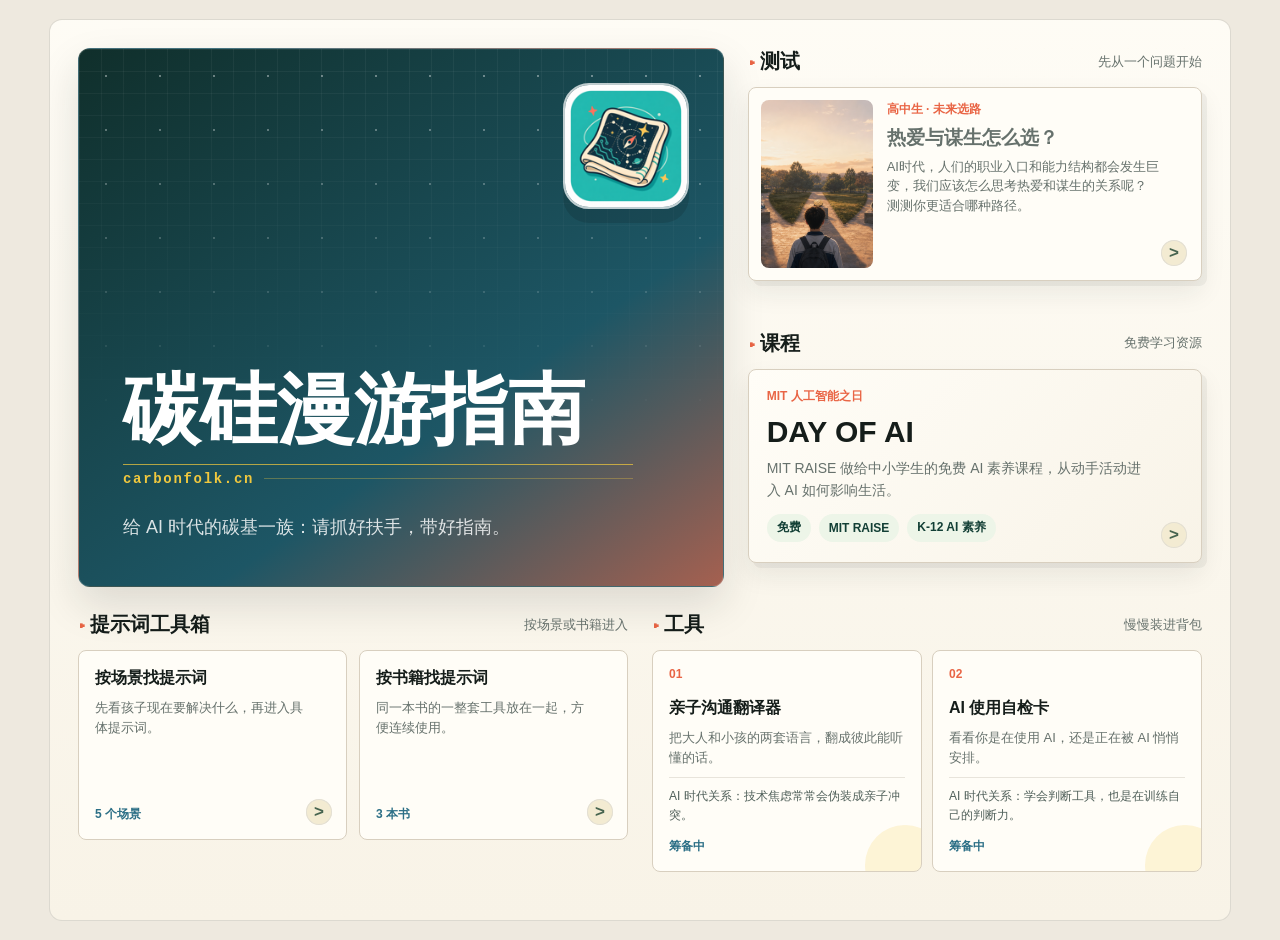
<file: index.html>
<!doctype html>
<html lang="zh-CN">
  <head>
    <meta charset="utf-8" />
    <meta name="viewport" content="width=device-width, initial-scale=1, viewport-fit=cover" />
    <title>Carbonfolk · 碳硅漫游指南</title>
    <meta
      name="description"
      content="给 AI 时代碳基居民的漫游指南：测试、课程与提示词工具。"
    />
    <link rel="stylesheet" href="./styles.css" />
  </head>
  <body>
    <main class="app" id="app">
      <section class="screen home is-active" id="homeScreen">
        <header class="homeHero">
          <img class="homeLogo" src="./assets/mini-program/logo-towel-144.png" alt="" />
          <h1>碳硅漫游指南</h1>
          <div class="brandDomain">carbonfolk.cn</div>
          <p>给 AI 时代的碳基一族：请抓好扶手，带好指南。</p>
        </header>

        <section class="homeSection entrySection">
          <div class="sectionTitle">
            <h2>测试</h2>
            <span>先从一个问题开始</span>
          </div>

          <button class="testCard" id="openDetailBtn" type="button">
            <img src="./assets/hero-crossroads.png" alt="" />
            <span class="testCardBody">
              <span class="testTag">高中生 · 未来选路</span>
              <strong>热爱与谋生怎么选？</strong>
              <span class="testDesc">AI时代，人们的职业入口和能力结构都会发生巨变，我们应该怎么思考热爱和谋生的关系呢？测测你更适合哪种路径。</span>
            </span>
          </button>
        </section>

        <section class="homeSection entrySection">
          <div class="sectionTitle">
            <h2>课程</h2>
            <span>免费学习资源</span>
          </div>

          <button class="courseFeatureCard" id="openCourseBtn" type="button">
            <span class="courseFeatureMeta">MIT 人工智能之日</span>
            <strong>DAY OF AI</strong>
            <span>MIT RAISE 做给中小学生的免费 AI 素养课程，从动手活动进入 AI 如何影响生活。</span>
            <span class="tagRow">
              <em>免费</em>
              <em>MIT RAISE</em>
              <em>K-12 AI 素养</em>
            </span>
          </button>
        </section>

        <section class="homeSection entrySection">
          <div class="sectionTitle">
            <h2>提示词工具箱</h2>
            <span>按场景或书籍进入</span>
          </div>

          <div class="promptEntryGrid" aria-label="提示词入口">
            <button class="promptEntryCard" id="openPromptSceneBtn" type="button">
              <strong>按场景找提示词</strong>
              <span>先看孩子现在要解决什么，再进入具体提示词。</span>
              <em>5 个场景</em>
            </button>
            <button class="promptEntryCard" id="openPromptBookBtn" type="button">
              <strong>按书籍找提示词</strong>
              <span>同一本书的一整套工具放在一起，方便连续使用。</span>
              <em>3 本书</em>
            </button>
          </div>
        </section>

        <section class="homeSection entrySection">
          <div class="sectionTitle">
            <h2>工具</h2>
            <span>慢慢装进背包</span>
          </div>

          <div class="toolGrid" aria-label="工具列表">
            <article class="toolCard">
              <span class="toolMark">01</span>
              <strong>亲子沟通翻译器</strong>
              <span>把大人和小孩的两套语言，翻成彼此能听懂的话。</span>
              <span class="aiRelation">AI 时代关系：技术焦虑常常会伪装成亲子冲突。</span>
              <em>筹备中</em>
            </article>
            <article class="toolCard">
              <span class="toolMark">02</span>
              <strong>AI 使用自检卡</strong>
              <span>看看你是在使用 AI，还是正在被 AI 悄悄安排。</span>
              <span class="aiRelation">AI 时代关系：学会判断工具，也是在训练自己的判断力。</span>
              <em>筹备中</em>
            </article>
          </div>
        </section>
      </section>

      <section class="screen intro" id="introScreen">
        <header class="pageTop">
          <button class="textBtn" id="detailHomeBtn" type="button">首页</button>
          <span>热爱与谋生怎么选？</span>
          <div aria-hidden="true"></div>
        </header>
        <div class="hero">
          <img src="./assets/hero-crossroads.png" alt="" />
          <div class="heroShade"></div>
          <div class="heroCopy">
            <p class="kicker">高中生未来选路测试</p>
            <h1>你更适合怎样安排热爱与谋生？</h1>
            <p>
              不是替你决定未来，而是帮你看清自己更倾向用哪一种方式接近未来。
            </p>
          </div>
        </div>

        <div class="introPanel">
          <div class="metricRow" aria-label="测试信息">
            <div>
              <strong>10</strong>
              <span>道情境题</span>
            </div>
            <div>
              <strong>5</strong>
              <span>种路径</span>
            </div>
            <div>
              <strong>3</strong>
              <span>分钟完成</span>
            </div>
          </div>
          <p class="note">
            每题选一个最像你的答案。别想太久，第一反应通常更诚实。
          </p>
          <div class="introActions">
            <button class="primaryBtn" id="startBtn" type="button">开始测试</button>
            <button class="secondaryBtn" id="shareIntroBtn" type="button">分享这个测试</button>
          </div>
        </div>
      </section>

      <section class="screen course" id="courseScreen">
        <header class="pageTop">
          <button class="textBtn" id="courseHomeBtn" type="button">首页</button>
          <span id="courseNavTitle">课程</span>
          <div aria-hidden="true"></div>
        </header>
        <div id="courseContent"></div>
      </section>

      <section class="screen prompt" id="promptScreen">
        <header class="pageTop">
          <button class="textBtn" id="promptHomeBtn" type="button">首页</button>
          <span id="promptNavTitle">提示词工具箱</span>
          <div aria-hidden="true"></div>
        </header>
        <div id="promptContent"></div>
      </section>

      <section class="screen quiz" id="quizScreen" aria-live="polite">
        <header class="pageTop">
          <button class="textBtn" id="quizHomeBtn" type="button">首页</button>
          <span id="quizTitle">热爱与谋生怎么选？</span>
          <div aria-hidden="true"></div>
        </header>
        <header class="quizTop">
          <button class="iconBtn" id="backBtn" type="button" aria-label="返回上一题">‹</button>
          <div class="progressWrap">
            <div class="progressMeta">
              <span id="progressText">1 / 10</span>
              <span id="dimensionText">自我认知</span>
            </div>
            <div class="progressBar" aria-hidden="true">
              <span id="progressFill"></span>
            </div>
          </div>
          <button class="textBtn" id="resetBtn" type="button">重来</button>
        </header>

        <article class="questionPanel">
          <p class="questionIndex" id="questionIndex">Question 01</p>
          <h2 id="questionText"></h2>
          <div class="options" id="options"></div>
        </article>
      </section>

      <section class="screen result" id="resultScreen">
        <header class="pageTop resultTop">
          <button class="textBtn" id="resultHomeBtn" type="button">首页</button>
          <span>测试结果</span>
          <div aria-hidden="true"></div>
        </header>
        <div class="resultHero">
          <p class="kicker" id="resultMeta">你的结果标签</p>
          <h2 id="resultTitle"></h2>
          <p id="resultSubtitle"></p>
        </div>

        <div class="scoreBoard" id="scoreBoard"></div>

        <section class="resultSummary">
          <div>
            <h3>你的当前状态</h3>
            <p id="resultStrength"></p>
          </div>
          <div>
            <h3>需要留意的偏差</h3>
            <p id="resultRisk"></p>
          </div>
          <div>
            <h3>下一步建议</h3>
            <p id="resultAction"></p>
          </div>
        </section>

        <div class="extensionGroup" aria-label="延伸说明">
          <section class="knowledgeBlock">
            <h3>这套测试想说的</h3>
            <p>
              这套测试参考 George Appling 的「收入-热爱关系」路径模型。AI 时代会改变职业入口、创作门槛和能力结构，“追随热爱”不再只是情绪问题，而是要同时判断技能、收入、风险、时机和长期学习节奏。
            </p>
          </section>

          <section class="linkBlock">
            <div>
              <h3>想看五条路径的完整解释？</h3>
              <p>原文有更完整的背景和路径拆解，适合测完后慢慢看。</p>
            </div>
            <a href="https://mp.weixin.qq.com/s/jqGQGiWZosJv3KVau_B_Hg" target="_blank" rel="noreferrer">去看原文</a>
          </section>
        </div>

        <div class="resultActions">
          <button class="secondaryBtn" id="retakeBtn" type="button">再测一次</button>
          <button class="primaryBtn" id="shareResultBtn" type="button">分享结果</button>
        </div>
      </section>
    </main>

    <div class="shareSheet" id="shareSheet" aria-hidden="true">
      <div class="shareSheetPanel" role="dialog" aria-modal="true" aria-labelledby="shareSheetTitle">
        <button class="shareClose" id="shareCloseBtn" type="button" aria-label="关闭分享卡片">×</button>
        <section class="sharePreview" aria-label="分享预览">
          <p class="kicker">碳硅漫游指南 · 热爱与谋生测试</p>
          <h2 id="shareSheetTitle"></h2>
          <p id="shareSheetDesc"></p>
          <span>AI 时代，重新设计热爱、收入和能力的关系。</span>
        </section>
        <div class="shareSheetActions">
          <button class="primaryBtn" id="nativeShareBtn" type="button">打开系统分享</button>
          <button class="secondaryBtn" id="copyShareBtn" type="button">复制结果和链接</button>
        </div>
      </div>
    </div>

    <div class="toast" id="toast" role="status" aria-live="polite"></div>
    <script src="./script.js?v=4"></script>
  </body>
</html>
</file>
<file: styles.css>
:root {
  color-scheme: light;
  --ink: #151d1a;
  --muted: #66716c;
  --paper: #f8f3e7;
  --panel: #fffdf7;
  --line: #d8cfbf;
  --green: #123f35;
  --green-2: #24604c;
  --gold: #f0c83e;
  --coral: #e96545;
  --blue: #2c6f86;
  --shadow: 0 18px 42px rgba(25, 34, 29, 0.13);
}

* {
  box-sizing: border-box;
}

body {
  margin: 0;
  min-height: 100vh;
  background:
    linear-gradient(180deg, rgba(255, 253, 247, 0.78), rgba(248, 243, 231, 0.98)),
    repeating-linear-gradient(90deg, rgba(21, 29, 26, 0.035) 0 1px, transparent 1px 36px),
    repeating-linear-gradient(180deg, rgba(21, 29, 26, 0.028) 0 1px, transparent 1px 36px),
    var(--paper);
  color: var(--ink);
  font-family: -apple-system, BlinkMacSystemFont, "PingFang SC", "Microsoft YaHei", sans-serif;
}

button {
  font: inherit;
  -webkit-tap-highlight-color: transparent;
}

.app {
  width: min(100%, 480px);
  min-height: 100vh;
  margin: 0 auto;
  background:
    linear-gradient(180deg, rgba(255, 253, 247, 0.88), rgba(248, 243, 231, 0.97)),
    radial-gradient(circle at 50% 0, rgba(240, 200, 62, 0.1) 0 1px, transparent 1px 100%),
    var(--paper);
  background-size: auto, 28px 28px, auto;
  box-shadow: 0 0 0 1px rgba(21, 29, 26, 0.08);
}

.screen {
  display: none;
  min-height: 100vh;
}

.screen.is-active {
  display: block;
}

.home {
  padding: calc(24px + env(safe-area-inset-top)) 18px calc(24px + env(safe-area-inset-bottom));
}

.homeHero {
  position: relative;
  padding: 28px 22px 25px;
  min-height: 250px;
  display: flex;
  flex-direction: column;
  justify-content: flex-end;
  background:
    linear-gradient(145deg, #102f2b 0%, #1d5665 64%, #e96545 118%),
    var(--green);
  color: #fff;
  border-radius: 8px;
  border: 1px solid rgba(255, 255, 255, 0.18);
  box-shadow: var(--shadow);
  overflow: hidden;
}

.homeHero::before {
  content: "";
  position: absolute;
  inset: 0;
  background:
    radial-gradient(circle, rgba(255, 255, 255, 0.58) 0 1px, transparent 1.5px),
    linear-gradient(rgba(255, 255, 255, 0.07) 1px, transparent 1px),
    linear-gradient(90deg, rgba(255, 255, 255, 0.07) 1px, transparent 1px);
  background-size: 54px 54px, 22px 22px, 22px 22px;
  mask-image: linear-gradient(180deg, rgba(0, 0, 0, 0.7), transparent 70%);
  pointer-events: none;
}

.homeLogo {
  position: absolute;
  top: 18px;
  right: 18px;
  width: 96px;
  height: 96px;
  border: 2px solid rgba(255, 255, 255, 0.72);
  border-radius: 20px;
  box-shadow: 0 14px 0 rgba(0, 0, 0, 0.12);
}

.homeHero > :not(.homeLogo) {
  position: relative;
}

.homeHero h1 {
  margin: 0;
  max-width: 310px;
  font-size: clamp(38px, 10vw, 47px);
  line-height: 1.05;
  letter-spacing: 0;
}

.brandDomain {
  display: flex;
  align-items: center;
  gap: 10px;
  width: min(100%, 310px);
  margin-top: 9px;
  padding: 7px 0 6px;
  border-top: 1px solid rgba(240, 200, 62, 0.72);
  color: var(--gold);
  font-family: "SFMono-Regular", Consolas, "Liberation Mono", monospace;
  font-size: 12px;
  font-weight: 800;
  line-height: 1;
  letter-spacing: 0.12em;
}

.brandDomain::after {
  content: "";
  flex: 1;
  height: 1px;
  background: rgba(240, 200, 62, 0.32);
}

.homeHero p:last-child {
  margin: 14px 0 0;
  max-width: 350px;
  color: rgba(255, 255, 255, 0.84);
  font-size: 14px;
  line-height: 1.7;
}

.homeSection {
  margin-top: 22px;
}

.entrySection + .entrySection {
  margin-top: 24px;
}

.sectionTitle {
  display: flex;
  justify-content: space-between;
  align-items: center;
  gap: 12px;
  margin-bottom: 12px;
}

.sectionTitle h2 {
  margin: 0;
  font-size: 20px;
  letter-spacing: 0;
}

.sectionTitle span {
  color: var(--muted);
  font-size: 13px;
}

.sectionTitle h2::before {
  content: "▸ ";
  color: var(--coral);
  font-size: 16px;
}

.testCard {
  position: relative;
  display: grid;
  grid-template-columns: 112px 1fr;
  gap: 14px;
  width: 100%;
  padding: 12px 42px 12px 12px;
  border: 1px solid var(--line);
  border-radius: 8px;
  background: var(--panel);
  color: var(--ink);
  text-align: left;
  box-shadow: 5px 5px 0 rgba(21, 29, 26, 0.05), 0 12px 26px rgba(31, 42, 35, 0.08);
  cursor: pointer;
  appearance: none;
  touch-action: manipulation;
}

.testCard:active {
  transform: translateY(1px);
}

.testCard img {
  width: 112px;
  height: 150px;
  object-fit: cover;
  border-radius: 8px;
}

.testCardBody {
  display: flex;
  flex-direction: column;
  justify-content: center;
  min-width: 0;
  pointer-events: none;
}

.testTag {
  display: block;
  margin-bottom: 8px;
  color: var(--coral);
  font-size: 12px;
  font-weight: 800;
}

.testCard strong {
  display: block;
  margin-bottom: 7px;
  font-size: 19px;
  line-height: 1.25;
}

.testCard span:not(.testTag) {
  display: block;
  color: var(--muted);
  font-size: 13px;
  line-height: 1.5;
}

.testDesc {
  display: -webkit-box !important;
  overflow: hidden;
  -webkit-line-clamp: 4;
  -webkit-box-orient: vertical;
}

.testCard .aiRelation,
.toolCard .aiRelation {
  margin-top: 9px;
  padding-top: 9px;
  border-top: 1px solid rgba(226, 222, 212, 0.78);
  color: #4f5f59;
  font-size: 12px;
  line-height: 1.55;
}

.toolGrid {
  display: grid;
  grid-template-columns: 1fr 1fr;
  gap: 10px;
}

.promptEntryGrid {
  display: grid;
  grid-template-columns: 1fr 1fr;
  gap: 12px;
}

.toolCard {
  position: relative;
  display: flex;
  flex-direction: column;
  min-height: 156px;
  padding: 16px;
  background: var(--panel);
  border: 1px solid var(--line);
  border-radius: 8px;
  overflow: hidden;
}

.promptEntryCard {
  position: relative;
  display: flex;
  flex-direction: column;
  min-height: 156px;
  padding: 16px 42px 16px 16px;
  background: var(--panel);
  border: 1px solid var(--line);
  border-radius: 8px;
  color: var(--ink);
  text-align: left;
  overflow: hidden;
  cursor: pointer;
  appearance: none;
}

.toolCard::after {
  content: "";
  position: absolute;
  inset: auto -24px -34px auto;
  width: 80px;
  height: 80px;
  border-radius: 50%;
  background: rgba(240, 200, 62, 0.18);
}

.promptEntryCard::after {
  content: ">";
  position: absolute;
  right: 14px;
  bottom: 14px;
  display: grid;
  place-items: center;
  width: 26px;
  height: 26px;
  border-radius: 50%;
  background: #f3ebd2;
  color: rgba(22, 61, 42, 0.78);
  font-size: 17px;
  font-weight: 900;
  box-shadow: inset 0 0 0 1px rgba(226, 222, 212, 0.9);
}

.toolMark,
.toolCard strong,
.toolCard span,
.toolCard em,
.promptEntryCard strong,
.promptEntryCard span,
.promptEntryCard em {
  position: relative;
  display: block;
}

.toolMark {
  margin-bottom: 16px;
  color: var(--coral);
  font-size: 12px;
  font-weight: 800;
}

.toolCard strong {
  font-size: 16px;
  line-height: 1.35;
}

.promptEntryCard strong {
  font-size: 16px;
  line-height: 1.35;
}

.toolCard span:not(.toolMark),
.promptEntryCard span:not(.toolMark) {
  margin-top: 9px;
  color: var(--muted);
  font-size: 13px;
  line-height: 1.55;
}

.toolCard span.aiRelation {
  color: #4f5f59;
  font-size: 12px;
}

.toolCard em {
  margin-top: auto;
  padding-top: 14px;
  color: var(--blue);
  font-size: 12px;
  font-style: normal;
  font-weight: 800;
}

.promptEntryCard em {
  margin-top: auto;
  padding-top: 14px;
  color: var(--blue);
  font-size: 12px;
  font-style: normal;
  font-weight: 800;
}

.courseFeatureCard {
  position: relative;
  display: grid;
  gap: 10px;
  width: 100%;
  padding: 18px 48px 18px 18px;
  border: 1px solid var(--line);
  border-radius: 8px;
  background:
    linear-gradient(135deg, rgba(255, 253, 247, 0.98), rgba(248, 243, 231, 0.98)),
    var(--panel);
  color: var(--ink);
  text-align: left;
  box-shadow: 5px 5px 0 rgba(21, 29, 26, 0.05), 0 12px 26px rgba(31, 42, 35, 0.08);
  cursor: pointer;
  appearance: none;
}

.promptFeatureCard {
  display: grid;
  gap: 10px;
  width: 100%;
  padding: 18px;
  border: 1px solid var(--line);
  border-radius: 8px;
  background:
    linear-gradient(135deg, rgba(255, 255, 255, 0.98), rgba(239, 247, 246, 0.98)),
    #fff;
  color: var(--ink);
  text-align: left;
  box-shadow: 0 12px 30px rgba(31, 42, 35, 0.08);
  cursor: pointer;
  appearance: none;
}

.promptFeatureCard::after {
  border: 0;
}

.courseFeatureCard::after {
  border: 0;
}

.courseFeatureMeta {
  color: var(--coral);
  font-size: 12px;
  font-weight: 800;
}

.courseFeatureCard strong {
  font-size: 30px;
  line-height: 1;
  letter-spacing: 0;
}

.promptFeatureCard strong {
  font-size: 26px;
  line-height: 1.15;
  letter-spacing: 0;
}

.courseFeatureCard > span:not(.courseFeatureMeta):not(.tagRow),
.promptFeatureCard > span:not(.courseFeatureMeta):not(.tagRow) {
  color: var(--muted);
  font-size: 14px;
  line-height: 1.55;
}

.tagRow {
  display: flex;
  flex-wrap: wrap;
  gap: 8px;
}

.tagRow em {
  display: inline-flex;
  align-items: center;
  min-height: 28px;
  padding: 0 10px;
  border-radius: 999px;
  background: #edf5e8;
  color: var(--green);
  font-size: 12px;
  font-style: normal;
  font-weight: 800;
}

.courseList {
  display: grid;
  gap: 8px;
}

.courseCard {
  position: relative;
  display: grid;
  gap: 7px;
  width: 100%;
  padding: 13px 42px 13px 13px;
  border: 1px solid #e5e0d6;
  border-radius: 8px;
  background: var(--panel);
  color: var(--ink);
  text-align: left;
  cursor: pointer;
  appearance: none;
}

.courseCard.isPlaceholder {
  border-style: dashed;
  background: #f4efe2;
}

.courseStatus {
  color: var(--coral);
  font-size: 12px;
  font-weight: 800;
}

.courseCard strong {
  font-size: 16px;
  line-height: 1.35;
}

.courseCard span:not(.courseStatus) {
  color: var(--muted);
  font-size: 13px;
  line-height: 1.55;
}

.courseCard em {
  color: #4f5f59;
  font-size: 12px;
  font-style: normal;
  line-height: 1.55;
}

.course {
  padding: 0 18px calc(22px + env(safe-area-inset-bottom));
}

.prompt {
  padding: 0 18px calc(22px + env(safe-area-inset-bottom));
}

.courseProgramHero .tagRow {
  margin-top: 16px;
}

.stageGrid {
  display: grid;
  gap: 12px;
  margin-top: 14px;
}

.stageCard {
  position: relative;
  display: grid;
  gap: 8px;
  width: 100%;
  padding: 18px 44px 18px 18px;
  border: 1px solid var(--line);
  border-radius: 8px;
  background: var(--panel);
  color: var(--ink);
  text-align: left;
  box-shadow: 4px 4px 0 rgba(21, 29, 26, 0.05), 0 10px 22px rgba(31, 42, 35, 0.07);
  cursor: pointer;
  appearance: none;
}

.stageCard strong {
  font-size: 22px;
}

.stageCard span {
  color: var(--muted);
  font-size: 13px;
}

.courseStageHeader {
  padding: 18px 0 8px;
}

.courseStageHeader h1 {
  margin: 0;
  font-size: 32px;
}

.courseStageHeader p:last-child {
  margin: 8px 0 0;
  color: var(--muted);
  font-size: 14px;
  line-height: 1.6;
}

.stageCourseList {
  margin-top: 10px;
}

.course .pageTop {
  margin-inline: -18px;
}

.prompt .pageTop {
  margin-inline: -18px;
}

.promptHero,
.promptDetailHero {
  padding: 24px 20px;
  background:
    linear-gradient(135deg, #102f2b 0%, #1d5665 76%, #e96545 140%),
    var(--green);
  color: #fff;
  border-radius: 8px;
  border: 1px solid rgba(255, 255, 255, 0.16);
  box-shadow: var(--shadow);
}

.promptHero h1,
.promptDetailHero h1 {
  margin: 0;
  font-size: 31px;
  line-height: 1.16;
}

.promptHero p:last-child,
.promptDetailHero p:last-child {
  margin: 12px 0 0;
  color: rgba(255, 255, 255, 0.84);
  font-size: 15px;
  line-height: 1.7;
}

.promptHero .bookHeroOriginal {
  margin: 10px 0 0;
  color: rgba(255, 255, 255, 0.92);
  font-size: 17px;
  font-weight: 800;
  line-height: 1.45;
}

.promptHero .bookHeroSummary {
  margin-top: 14px;
}

.promptDetailHero .tagRow {
  margin-top: 16px;
}

.promptList {
  display: grid;
  gap: 10px;
  margin-top: 14px;
}

.promptHomeSection {
  margin-top: 22px;
}

.promptHomeSection .sectionLead {
  margin-bottom: 10px;
}

.promptHomeSection .sectionLead h2 {
  margin: 2px 0 0;
  font-size: 18px;
  line-height: 1.35;
}

.promptSourceGroupList {
  display: grid;
  gap: 16px;
  margin-top: 14px;
}

.promptSourceGroup {
  padding: 14px;
  border: 1px solid var(--line);
  border-radius: 8px;
  background: #fbfaf5;
}

.promptSourceGroupHead {
  display: grid;
  gap: 5px;
  margin-bottom: 12px;
}

.promptSourceGroupHead span {
  color: var(--rust);
  font-size: 12px;
  font-weight: 900;
}

.promptSourceGroupHead h2 {
  margin: 0;
  font-size: 18px;
  line-height: 1.35;
}

.promptSourceGroupHead p {
  margin: 0;
  color: var(--muted);
  font-size: 13px;
}

.promptGroupedList {
  margin-top: 0;
}

.promptCard {
  position: relative;
  display: grid;
  gap: 9px;
  width: 100%;
  padding: 15px 44px 15px 15px;
  border: 1px solid var(--line);
  border-radius: 8px;
  background: var(--panel);
  color: var(--ink);
  text-align: left;
  box-shadow: 4px 4px 0 rgba(21, 29, 26, 0.05), 0 10px 22px rgba(31, 42, 35, 0.07);
  cursor: pointer;
  appearance: none;
}

.promptCard strong {
  font-size: 20px;
  line-height: 1.3;
}

.testCard::after,
.courseFeatureCard::after,
.courseCard::after,
.stageCard::after,
.promptCard:not(.promptBookCard)::after,
.relatedPromptItem::after {
  content: ">";
  position: absolute;
  right: 14px;
  bottom: 14px;
  display: grid;
  place-items: center;
  width: 26px;
  height: 26px;
  border-radius: 999px;
  background: #f3ebd2;
  color: rgba(22, 61, 42, 0.78);
  font-size: 17px;
  font-weight: 900;
  box-shadow: inset 0 0 0 1px rgba(226, 222, 212, 0.9);
  pointer-events: none;
}

.promptBookCard {
  position: relative;
  gap: 8px;
  padding: 18px 44px 18px 18px;
  background: var(--panel);
  overflow: hidden;
}

.promptBookCard::before {
  content: "";
  position: absolute;
  inset: 0 auto 0 0;
  width: 5px;
  background: rgba(22, 61, 42, 0.72);
}

.promptBookCard::after {
  content: ">";
  position: absolute;
  right: 18px;
  bottom: 18px;
  display: grid;
  place-items: center;
  width: 28px;
  height: 28px;
  border-radius: 999px;
  background: #f3ebd2;
  color: rgba(22, 61, 42, 0.78);
  font-size: 18px;
  font-weight: 900;
  box-shadow: inset 0 0 0 1px rgba(226, 222, 212, 0.9);
}

.promptBookCard strong {
  font-size: 24px;
  line-height: 1.25;
}

.promptBookCard .bookOriginalTitle {
  color: var(--ink);
  font-size: 15px;
  font-weight: 800;
  line-height: 1.4;
}

.promptBookCard .bookAuthor {
  color: var(--muted);
  font-size: 13px;
  line-height: 1.45;
}

.promptCard > span:not(.courseStatus):not(.promptMeta) {
  color: var(--muted);
  font-size: 14px;
  line-height: 1.6;
}

.promptMeta {
  display: flex;
  flex-wrap: wrap;
  gap: 8px;
}

.promptMeta em {
  display: inline-flex;
  align-items: center;
  min-height: 26px;
  padding: 0 9px;
  border-radius: 999px;
  background: #edf5e8;
  color: var(--green);
  font-size: 12px;
  font-style: normal;
  font-weight: 800;
}

.promptInfoGrid {
  display: grid;
  gap: 12px;
  margin-top: 14px;
}

.promptInfoGrid article,
.promptCopyPanel,
.promptHintPanel {
  padding: 16px;
  border: 1px solid var(--line);
  border-radius: 8px;
  background: var(--panel);
}

.promptInfoGrid h2,
.promptCopyHead h2,
.promptHintPanel h2 {
  margin: 0 0 10px;
  font-size: 18px;
}

.promptCopyHead h2 span {
  margin-left: 6px;
  color: #c63d32;
  font-size: 12px;
  font-weight: 800;
}

.promptInfoGrid h3 {
  margin: 14px 0 8px;
  color: var(--green);
  font-size: 14px;
  line-height: 1.4;
}

.promptInfoGrid h3:first-of-type {
  margin-top: 0;
}

.promptInfoGrid ul {
  display: grid;
  gap: 8px;
  margin: 0;
  padding-left: 18px;
  color: var(--muted);
  font-size: 14px;
  line-height: 1.7;
}

.promptCopyPanel {
  margin-top: 12px;
}

.promptHintPanel {
  margin-top: 12px;
}

.promptHintPanel p {
  margin: 0;
  color: var(--muted);
  font-size: 14px;
  line-height: 1.7;
}

.promptCopyHead {
  display: grid;
  gap: 12px;
  margin-bottom: 12px;
}

.promptCopyHead p {
  margin: 0;
  color: var(--muted);
  font-size: 13px;
  line-height: 1.6;
}

.promptCopyBtn {
  min-height: 44px;
  margin-top: 12px;
}

.promptText {
  width: 100%;
  min-height: 220px;
  max-height: 54vh;
  margin: 0;
  padding: 14px;
  overflow: auto;
  border-radius: 8px;
  background: #f7f4ec;
  color: var(--ink);
  font-family: ui-monospace, SFMono-Regular, Menlo, Consolas, "Liberation Mono", monospace;
  font-size: 13px;
  line-height: 1.75;
  white-space: pre-wrap;
}

.promptVariable {
  color: #c63d32;
  font-weight: 800;
}

.promptSourcePanel {
  margin-bottom: 0;
}

.relatedPromptPanel {
  margin-top: 14px;
  padding: 16px;
  border: 1px solid var(--line);
  border-radius: 8px;
  background: #fbfaf5;
}

.relatedPromptPanel h2 {
  margin: 0;
  font-size: 18px;
}

.relatedPromptList {
  display: grid;
  gap: 10px;
  margin-top: 12px;
}

.relatedPromptItem {
  position: relative;
  display: grid;
  gap: 6px;
  width: 100%;
  padding: 13px 42px 13px 13px;
  border: 1px solid var(--line);
  border-radius: 8px;
  background: var(--paper);
  color: var(--ink);
  text-align: left;
  cursor: pointer;
  appearance: none;
}

.relatedPromptItem strong {
  font-size: 16px;
  line-height: 1.35;
}

.relatedPromptItem span {
  color: var(--muted);
  font-size: 13px;
  line-height: 1.55;
}

.courseDetailHero {
  padding: 24px 20px;
  background:
    linear-gradient(135deg, rgba(22, 61, 42, 0.96), rgba(51, 106, 138, 0.9)),
    var(--green);
  color: #fff;
  border-radius: 8px;
  box-shadow: var(--shadow);
}

.courseDetailHero h1 {
  margin: 0;
  font-size: 31px;
  line-height: 1.16;
}

.courseDetailHero p:last-child {
  margin: 12px 0 0;
  color: rgba(255, 255, 255, 0.84);
  font-size: 15px;
  line-height: 1.7;
}

.videoPanel,
.courseInfoPanel {
  margin-top: 14px;
  padding: 16px;
  background: var(--panel);
  border: 1px solid var(--line);
  border-radius: 8px;
}

.videoFrame {
  display: grid;
  place-items: center;
  gap: 8px;
  min-height: 208px;
  aspect-ratio: 16 / 9;
  border-radius: 8px;
  background:
    linear-gradient(rgba(255, 255, 255, 0.08) 1px, transparent 1px),
    linear-gradient(90deg, rgba(255, 255, 255, 0.08) 1px, transparent 1px),
    #173528;
  background-size: 20px 20px;
  color: #fff;
  text-align: center;
}

.playGlyph {
  display: grid;
  place-items: center;
  width: 52px;
  height: 52px;
  padding-left: 3px;
  border-radius: 50%;
  background: rgba(255, 255, 255, 0.18);
  color: #fff;
  font-size: 24px;
}

.videoFrame strong,
.videoFrame span:last-child {
  display: block;
}

.videoFrame span:last-child {
  color: rgba(255, 255, 255, 0.68);
  font-size: 13px;
}

.courseInfoPanel h2 {
  margin: 0 0 10px;
  font-size: 18px;
}

.courseInfoPanel p {
  margin: 0;
  color: var(--muted);
  font-size: 15px;
  line-height: 1.75;
}

.courseInfoPanel a {
  display: inline-flex;
  align-items: center;
  justify-content: center;
  min-height: 42px;
  margin-top: 16px;
  padding: 0 16px;
  border-radius: 8px;
  background: var(--green);
  color: #fff;
  font-size: 14px;
  font-weight: 800;
  text-decoration: none;
}

.courseInfoPanel a.isDisabled {
  background: #eee8dc;
  color: var(--muted);
  pointer-events: none;
}

.pageTop {
  display: grid;
  grid-template-columns: 58px 1fr 58px;
  align-items: center;
  gap: 10px;
  min-height: 64px;
  padding: calc(12px + env(safe-area-inset-top)) 18px 12px;
  background: var(--paper);
  border-bottom: 1px solid rgba(226, 222, 212, 0.78);
}

.pageTop span {
  text-align: center;
  font-size: 14px;
  font-weight: 800;
  white-space: nowrap;
  overflow: hidden;
  text-overflow: ellipsis;
}

.hero {
  position: relative;
  min-height: 330px;
  overflow: hidden;
}

.hero img {
  width: 100%;
  height: 40vh;
  min-height: 330px;
  object-fit: cover;
  display: block;
}

.heroShade {
  position: absolute;
  inset: 0;
  background:
    linear-gradient(180deg, rgba(7, 20, 13, 0.22) 0%, rgba(7, 20, 13, 0.1) 34%, rgba(7, 20, 13, 0.7) 100%),
    radial-gradient(circle at 50% 10%, rgba(255, 255, 255, 0.22), transparent 38%);
}

.heroCopy {
  position: absolute;
  left: 24px;
  right: 24px;
  bottom: 28px;
  color: #fff;
}

.kicker {
  margin: 0 0 10px;
  font-size: 13px;
  font-weight: 700;
  letter-spacing: 0;
  color: var(--gold);
}

.heroCopy h1 {
  margin: 0;
  font-size: clamp(32px, 9vw, 44px);
  line-height: 1.08;
  letter-spacing: 0;
}

.heroCopy p:last-child {
  max-width: 330px;
  margin: 14px 0 0;
  font-size: 16px;
  line-height: 1.7;
  color: rgba(255, 255, 255, 0.88);
}

.introPanel {
  margin-top: 0;
  position: relative;
  padding: 18px 20px calc(22px + env(safe-area-inset-bottom));
  background: var(--paper);
  border-radius: 8px 8px 0 0;
}

.metricRow {
  display: grid;
  grid-template-columns: repeat(3, 1fr);
  gap: 10px;
  margin-bottom: 14px;
}

.metricRow div {
  padding: 12px 10px;
  background: var(--panel);
  border: 1px solid var(--line);
  border-radius: 8px;
  text-align: center;
}

.metricRow strong {
  display: block;
  font-size: 24px;
  line-height: 1;
  color: var(--green);
}

.metricRow span {
  display: block;
  margin-top: 8px;
  font-size: 12px;
  color: var(--muted);
}

.note {
  margin: 0 0 14px;
  color: var(--muted);
  font-size: 15px;
  line-height: 1.75;
}

.introActions {
  display: grid;
  gap: 10px;
}

.primaryBtn,
.secondaryBtn {
  display: inline-flex;
  align-items: center;
  justify-content: center;
  width: 100%;
  min-height: 52px;
  padding: 0 16px;
  border: 0;
  border-radius: 8px;
  cursor: pointer;
  font-weight: 700;
  line-height: 1.2;
  text-align: center;
  appearance: none;
}

.primaryBtn {
  background: var(--green);
  color: #fff;
  box-shadow: 0 12px 24px rgba(22, 61, 42, 0.24);
}

.secondaryBtn {
  background: #f0ece3;
  color: var(--green);
}

.quiz {
  padding: 0 18px calc(22px + env(safe-area-inset-bottom));
}

.quiz .pageTop {
  margin: 0 -18px 16px;
}

.quizTop {
  display: grid;
  grid-template-columns: 42px minmax(0, 1fr) 64px;
  gap: 12px;
  align-items: center;
  margin-bottom: 18px;
  padding: 12px;
  background: var(--panel);
  border: 1px solid var(--line);
  border-radius: 8px;
}

.progressWrap {
  min-width: 0;
}

.iconBtn,
.textBtn {
  display: inline-flex;
  align-items: center;
  justify-content: center;
  border: 1px solid var(--line);
  background: rgba(255, 255, 255, 0.7);
  color: var(--ink);
  border-radius: 8px;
  min-height: 40px;
  padding: 0 10px;
  cursor: pointer;
  line-height: 1.2;
  text-align: center;
  appearance: none;
}

.iconBtn {
  font-size: 28px;
  line-height: 1;
}

.textBtn {
  font-size: 13px;
}

.progressMeta {
  display: flex;
  justify-content: space-between;
  gap: 12px;
  margin-bottom: 9px;
  font-size: 12px;
  color: var(--muted);
}

.progressMeta span {
  min-width: 0;
  overflow: hidden;
  text-overflow: ellipsis;
  white-space: nowrap;
}

.progressBar {
  height: 8px;
  overflow: hidden;
  background: #e6e1d7;
  border-radius: 999px;
}

.progressBar span {
  display: block;
  width: 10%;
  height: 100%;
  background: linear-gradient(90deg, var(--green), var(--gold));
  border-radius: inherit;
  transition: width 240ms ease;
}

.questionPanel {
  padding: 20px 18px 18px;
  background: var(--panel);
  border: 1px solid var(--line);
  border-radius: 8px;
  box-shadow: var(--shadow);
}

.questionIndex {
  margin: 0 0 10px;
  color: var(--gold);
  font-size: 12px;
  font-weight: 800;
  text-transform: uppercase;
}

.questionPanel h2 {
  margin: 0 0 22px;
  font-size: 22px;
  line-height: 1.42;
  letter-spacing: 0;
}

.options {
  display: grid;
  gap: 12px;
}

.optionBtn {
  display: grid;
  grid-template-columns: 26px 1fr;
  gap: 12px;
  align-items: start;
  width: 100%;
  padding: 13px;
  border: 1px solid #ddd8cd;
  border-radius: 8px;
  background: #fff;
  color: var(--ink);
  text-align: left;
  cursor: pointer;
  appearance: none;
  touch-action: manipulation;
}

.optionBtn:hover,
.optionBtn:focus-visible {
  border-color: var(--green-2);
  outline: 0;
}

.optionMark {
  display: grid;
  place-items: center;
  width: 26px;
  height: 26px;
  border-radius: 50%;
  background: #f1eadb;
  color: var(--green);
  font-size: 13px;
  font-weight: 800;
}

.optionText {
  font-size: 15px;
  line-height: 1.65;
}

.result {
  padding: 0 18px calc(22px + env(safe-area-inset-bottom));
}

.resultTop {
  margin: 0 -18px 18px;
}

.resultHero {
  padding: 22px;
  min-height: 168px;
  background:
    linear-gradient(135deg, rgba(22, 61, 42, 0.96), rgba(51, 106, 138, 0.9)),
    var(--green);
  color: #fff;
  border-radius: 8px;
  box-shadow: var(--shadow);
}

.resultHero h2 {
  margin: 0;
  font-size: 30px;
  line-height: 1.1;
  letter-spacing: 0;
}

.resultHero p:last-child {
  margin: 10px 0 0;
  color: rgba(255, 255, 255, 0.84);
  font-size: 15px;
  line-height: 1.65;
}

.scoreBoard {
  display: grid;
  gap: 10px;
}

.scoreBoard {
  margin: 18px 0;
}

.scoreItem {
  display: grid;
  grid-template-columns: 88px 1fr 28px;
  align-items: center;
  gap: 10px;
  padding: 11px 12px;
  background: var(--panel);
  border: 1px solid var(--line);
  border-radius: 8px;
}

.scoreName {
  font-size: 13px;
  font-weight: 800;
}

.scoreTrack {
  height: 8px;
  overflow: hidden;
  border-radius: 999px;
  background: #ece7dc;
}

.scoreTrack span {
  display: block;
  height: 100%;
  border-radius: inherit;
  background: var(--coral);
}

.scoreCount {
  text-align: right;
  color: var(--muted);
  font-size: 13px;
}

.knowledgeBlock,
.linkBlock,
.resultSummary {
  margin-top: 14px;
  padding: 18px;
  background: var(--panel);
  border: 1px solid var(--line);
  border-radius: 8px;
}

.extensionGroup {
  margin-top: 18px;
  padding-top: 18px;
  border-top: 1px dashed #d2c7b5;
}

.extensionGroup::before {
  content: "延伸说明";
  display: block;
  margin-bottom: 10px;
  color: var(--muted);
  font-size: 13px;
  font-weight: 800;
}

.extensionGroup .knowledgeBlock,
.extensionGroup .linkBlock {
  margin-top: 10px;
  background: #f7f4ec;
  box-shadow: none;
}

.knowledgeBlock h3,
.linkBlock h3,
.resultSummary h3 {
  margin: 0 0 10px;
  font-size: 17px;
  letter-spacing: 0;
}

.knowledgeBlock p,
.linkBlock p,
.resultSummary p {
  margin: 0;
  color: var(--muted);
  font-size: 15px;
  line-height: 1.75;
  white-space: pre-line;
}

.resultSummary {
  display: grid;
  gap: 14px;
}

.resultSummary div + div {
  padding-top: 14px;
  border-top: 1px solid var(--line);
}

.linkBlock {
  display: grid;
  gap: 14px;
}

.linkBlock a {
  display: inline-flex;
  align-items: center;
  justify-content: center;
  min-height: 40px;
  padding: 0 14px;
  border-radius: 8px;
  background: #f0ece3;
  color: var(--green);
  font-size: 14px;
  font-weight: 800;
  text-decoration: none;
  text-align: center;
  width: 100%;
}

.resultActions {
  display: grid;
  gap: 12px;
  margin-top: 16px;
}

.shareSheet {
  position: fixed;
  inset: 0;
  z-index: 20;
  display: none;
  align-items: flex-end;
  justify-content: center;
  padding: 18px;
  background: rgba(25, 34, 29, 0.48);
}

.shareSheet.is-visible {
  display: flex;
}

.shareSheetPanel {
  position: relative;
  width: min(100%, 420px);
  padding: 18px;
  border-radius: 8px;
  background: var(--paper);
  box-shadow: 0 18px 44px rgba(0, 0, 0, 0.22);
}

.shareClose {
  position: absolute;
  top: 12px;
  right: 12px;
  z-index: 2;
  display: grid;
  place-items: center;
  width: 36px;
  height: 36px;
  border: 1px solid rgba(255, 255, 255, 0.35);
  border-radius: 50%;
  background: rgba(25, 34, 29, 0.42);
  color: #fff;
  font-size: 24px;
  line-height: 1;
}

.sharePreview {
  position: relative;
  overflow: hidden;
  padding: 22px;
  border-radius: 8px;
  background:
    linear-gradient(rgba(255, 255, 255, 0.08) 1px, transparent 1px),
    linear-gradient(90deg, rgba(255, 255, 255, 0.08) 1px, transparent 1px),
    linear-gradient(135deg, #163d2a, #336a8a 62%, #c95f4b),
    var(--green);
  background-size: 22px 22px, 22px 22px, auto, auto;
  color: #fff;
}

.sharePreview::after {
  content: "";
  position: absolute;
  right: -42px;
  bottom: -54px;
  width: 150px;
  height: 150px;
  border: 1px solid rgba(255, 255, 255, 0.24);
  border-radius: 50%;
}

.sharePreview > * {
  position: relative;
  z-index: 1;
}

.sharePreview h2 {
  margin: 10px 0 12px;
  font-size: 34px;
  line-height: 1.08;
}

.sharePreview p:not(.kicker) {
  margin: 0;
  color: rgba(255, 255, 255, 0.88);
  font-size: 15px;
  line-height: 1.65;
}

.sharePreview span {
  display: block;
  margin-top: 18px;
  color: #f4d981;
  font-size: 13px;
  font-weight: 800;
}

.shareSheetActions {
  display: grid;
  gap: 10px;
  margin-top: 12px;
}

.toast {
  position: fixed;
  left: 50%;
  bottom: 24px;
  transform: translateX(-50%) translateY(16px);
  width: min(calc(100% - 40px), 340px);
  padding: 12px 14px;
  border-radius: 8px;
  background: rgba(25, 34, 29, 0.92);
  color: #fff;
  text-align: center;
  font-size: 14px;
  opacity: 0;
  pointer-events: none;
  transition: opacity 180ms ease, transform 180ms ease;
}

.toast.is-visible {
  opacity: 1;
  transform: translateX(-50%) translateY(0);
}

@media (min-width: 760px) {
  body {
    background: #eee9df;
  }

  .app {
    width: min(calc(100% - 40px), 1180px);
    min-height: calc(100vh - 40px);
    margin-block: 20px;
    border-radius: 12px;
    overflow: hidden;
  }

  .screen:not(.home) {
    width: min(100%, 680px);
    margin-inline: auto;
    border-inline: 1px solid rgba(21, 29, 26, 0.08);
  }

  .home {
    display: none;
    grid-template-columns: repeat(12, minmax(0, 1fr));
    gap: 24px;
    padding: 28px;
  }

  .home.is-active {
    display: grid;
  }

  .homeHero {
    grid-column: 1 / 8;
    grid-row: 1 / 3;
    min-height: 500px;
    padding: 44px;
    border-radius: 12px;
  }

  .homeLogo {
    top: 34px;
    right: 34px;
    width: 126px;
    height: 126px;
    border-radius: 26px;
  }

  .homeHero h1 {
    max-width: 520px;
    font-size: clamp(58px, 6vw, 82px);
  }

  .brandDomain {
    width: min(100%, 510px);
    margin-top: 14px;
    font-size: 14px;
  }

  .homeHero p:last-child {
    max-width: 520px;
    margin-top: 20px;
    font-size: 18px;
  }

  .homeSection {
    margin-top: 0;
  }

  .entrySection + .entrySection {
    margin-top: 0;
  }

  .homeSection:nth-of-type(1) {
    grid-column: 8 / 13;
    grid-row: 1;
  }

  .homeSection:nth-of-type(2) {
    grid-column: 8 / 13;
    grid-row: 2;
  }

  .homeSection:nth-of-type(3) {
    grid-column: 1 / 7;
    grid-row: 3;
  }

  .homeSection:nth-of-type(4) {
    grid-column: 7 / 13;
    grid-row: 3;
  }

  .testCard img {
    height: 168px;
  }

  .courseFeatureCard,
  .testCard {
    min-height: 194px;
  }

  .promptEntryCard,
  .toolCard {
    min-height: 190px;
  }
}

@media (max-width: 360px) {
  .heroCopy h1 {
    font-size: 30px;
  }

  .questionPanel h2 {
    font-size: 21px;
  }

  .resultActions {
    grid-template-columns: 1fr;
  }

  .testCard {
    grid-template-columns: 96px 1fr;
  }

  .testCard img {
    width: 96px;
  }

  .linkBlock {
    grid-template-columns: 1fr;
  }
}
</file>
